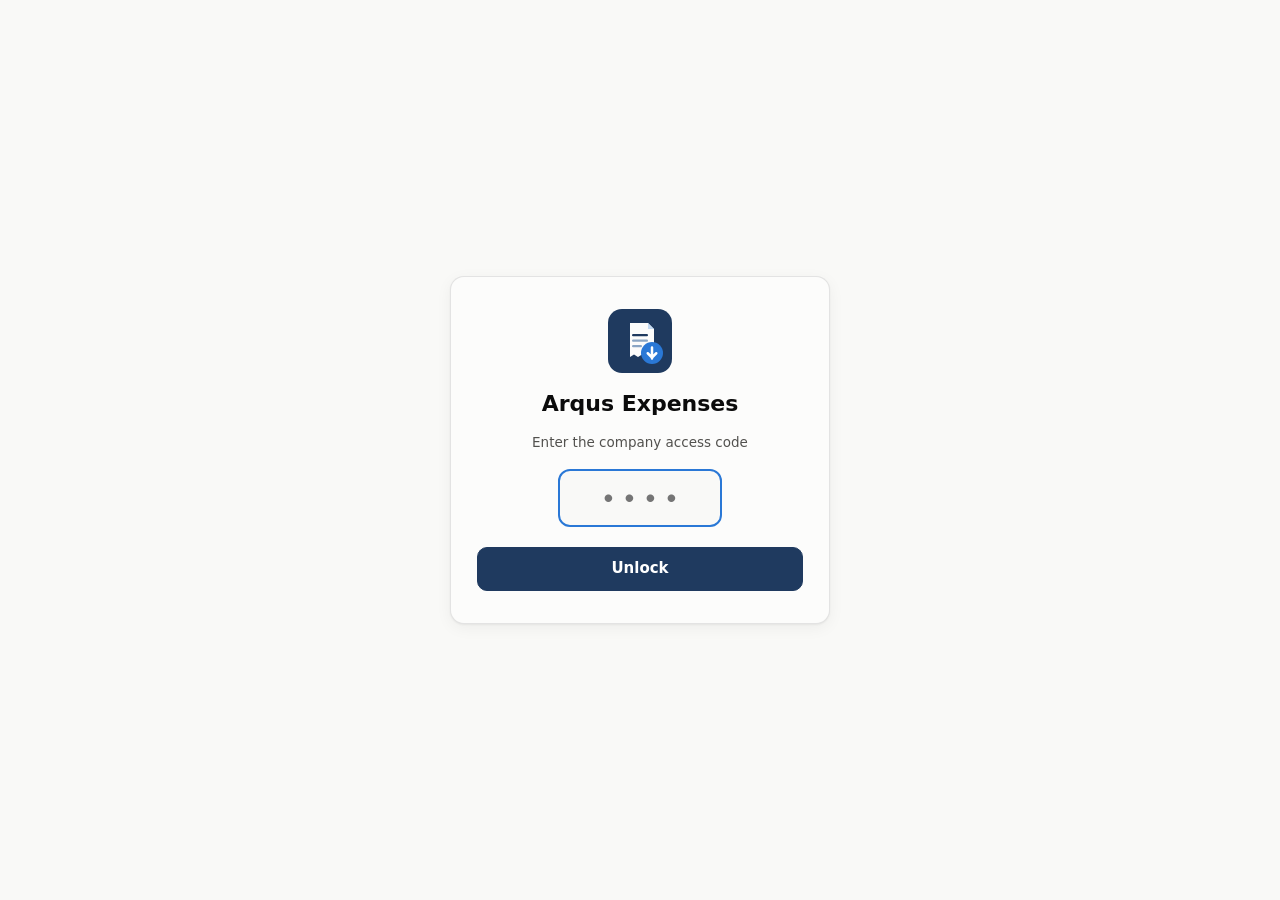
<file: index.html>
<!doctype html>
<html lang="en">
<head>
  <meta charset="utf-8" />
  <meta name="viewport" content="width=device-width, initial-scale=1, viewport-fit=cover" />
  <meta name="color-scheme" content="light dark" />
  <meta name="theme-color" content="#1f3a5f" />
  <title>Arqus Expenses</title>
  <link rel="manifest" href="manifest.webmanifest" />
  <link rel="icon" href="assets/icon.svg" type="image/svg+xml" />
  <link rel="apple-touch-icon" href="assets/icon.svg" />
  <link rel="stylesheet" href="css/app.css" />
</head>
<body>

  <!-- ======================= Access-code gate ======================= -->
  <section id="screen-gate" class="screen center" hidden>
    <div class="card gate-card">
      <img src="assets/icon.svg" alt="" class="logo" />
      <h1>Arqus Expenses</h1>
      <p class="sub">Enter the company access code</p>
      <input id="gate-input" class="gate-input" type="password" inputmode="numeric"
             autocomplete="one-time-code" maxlength="8" placeholder="••••" aria-label="Access code" />
      <p id="gate-error" class="error" hidden>That code is not correct.</p>
      <button id="gate-btn" class="btn primary wide">Unlock</button>
    </div>
  </section>

  <!-- ==================== Sign-in / not configured =================== -->
  <section id="screen-connect" class="screen center" hidden>
    <div class="card gate-card">
      <img src="assets/icon.svg" alt="" class="logo" />
      <h1>Arqus Expenses</h1>
      <div id="connect-ready" hidden>
        <p class="sub">Sign in with your Arqus Microsoft&nbsp;365 account to submit
          expenses straight into SharePoint.</p>
        <button id="signin-btn" class="btn primary wide">Sign in with Microsoft</button>
      </div>
      <div id="connect-unconfigured" hidden>
        <p class="sub" id="unconfigured-note">The Microsoft&nbsp;365 connection isn’t
          configured yet (<code>js/config.js</code> → <code>clientId</code>).
          See the README for the 10-minute setup.</p>
        <button id="demo-btn" class="btn primary wide">Explore in demo mode</button>
      </div>
      <div id="connect-blocked" hidden>
        <p class="sub">This app is for Arqus Aerospace accounts only.
          You signed in as <b id="blocked-account"></b>, which isn’t an
          Arqus Microsoft&nbsp;365 account, so no expenses can be filed with it.</p>
        <button id="blocked-signout-btn" class="btn primary wide">Use my Arqus account</button>
      </div>
      <p id="connect-error" class="error" hidden></p>
    </div>
  </section>

  <!-- ============================ The app ============================ -->
  <section id="screen-app" class="screen" hidden>
    <header class="topbar">
      <div class="brand">
        <img src="assets/icon.svg" alt="" class="logo small" />
        <span>Arqus Expenses</span>
        <span id="demo-badge" class="badge" hidden>Demo data</span>
      </div>
      <div class="topbar-right">
        <a id="workbook-link" class="btn ghost small-btn" target="_blank" rel="noopener" hidden>Open&nbsp;Excel</a>
        <span id="user-chip" class="user-chip"></span>
        <button id="signout-btn" class="btn ghost small-btn">Sign out</button>
      </div>
    </header>

    <nav class="tabs" role="tablist">
      <button class="tab active" data-view="submit" role="tab">New expense</button>
      <button class="tab" data-view="dashboard" role="tab" id="tab-dashboard" hidden>Dashboard</button>
      <button class="tab" data-view="mine" role="tab" id="tab-mine" hidden>My expenses</button>
      <button class="tab" data-view="approvals" role="tab" id="tab-approvals" hidden>
        Approvals <span id="approvals-count" class="pill" hidden></span>
      </button>
    </nav>

    <!-- ------------------------- Submit ------------------------- -->
    <main id="view-submit" class="view">
      <div id="access-warning" class="card notice" hidden>
        <b>You can't file expenses yet.</b>
        <p id="access-warning-text"></p>
        <p class="sub" id="access-warning-detail"></p>
      </div>
      <div class="card form-card">
        <div id="dropzone" class="dropzone" tabindex="0" role="button"
             aria-label="Add a receipt: drop a file, click to browse, or take a photo">
          <div id="drop-idle">
            <div class="drop-icon">📄</div>
            <p><b>Drop your receipt here</b> or click to browse</p>
            <p class="sub">Photos, PDFs, scans — up to 25&nbsp;MB</p>
            <button id="camera-btn" class="btn ghost" type="button">📷 Take a photo</button>
          </div>
          <div id="drop-preview" hidden>
            <img id="preview-img" alt="Receipt preview" hidden />
            <div id="preview-file" class="file-chip" hidden></div>
            <button id="remove-file" class="btn ghost small-btn" type="button">Remove</button>
          </div>
        </div>
        <input id="file-input" type="file" accept="image/*,.pdf,.heic,.doc,.docx,.eml,.msg" hidden />
        <input id="camera-input" type="file" accept="image/*" capture="environment" hidden />

        <form id="expense-form" autocomplete="off">
          <div class="sign-toggle" role="group" aria-label="Entry type">
            <button type="button" class="sign-btn active" data-sign="1">Expense</button>
            <button type="button" class="sign-btn" data-sign="-1">Credit / refund</button>
          </div>
          <div class="grid2">
            <label>Amount (gross, incl. VAT)
              <div class="amount-row">
                <input id="f-amount" type="number" step="0.01" required
                       inputmode="decimal" placeholder="0.00" />
                <select id="f-currency" aria-label="Currency"></select>
              </div>
            </label>
            <label>Date
              <input id="f-date" type="date" required />
            </label>
            <label>Vendor / merchant
              <input id="f-vendor" type="text" required maxlength="80"
                     placeholder="e.g. Deutsche Bahn" />
            </label>
            <label>VAT rate
              <select id="f-vat" aria-label="VAT rate"></select>
            </label>
            <label>Category
              <select id="f-category" required></select>
            </label>
            <label>Paid with
              <select id="f-payment"></select>
            </label>
          </div>
          <label>Description
            <input id="f-desc" type="text" required maxlength="140"
                   placeholder="e.g. Train tickets trade fair Berlin" />
          </label>
          <p id="vat-hint" class="sub vat-hint"></p>
          <button id="submit-btn" class="btn primary wide" type="submit">Review &amp; submit</button>
          <p id="submit-status" class="status" hidden></p>
        </form>
      </div>

      <!-- Review-before-send: summary + countdown, with time to undo -->
      <div id="review-card" class="card form-card" hidden>
        <h2>Check before it’s sent</h2>
        <dl class="review-list" id="review-list"></dl>
        <div class="review-countdown">
          <div class="countbar"><div id="countbar-fill" class="countbar-fill"></div></div>
          <p class="sub" id="review-timer"></p>
        </div>
        <div class="review-actions">
          <button id="review-cancel" class="btn ghost" type="button">← Go back &amp; edit</button>
          <button id="review-send" class="btn primary" type="button">Send now</button>
        </div>
        <p id="review-status" class="status" hidden></p>
      </div>

      <div id="submit-done" class="card form-card center-text" hidden>
        <div class="big-check">✓</div>
        <h2>Expense submitted</h2>
        <p class="sub" id="done-summary"></p>
        <p class="sub">It’s now in SharePoint and waiting for approval.</p>
        <button id="another-btn" class="btn primary">Add another expense</button>
      </div>
    </main>

    <!-- ----------------------- Dashboard ------------------------ -->
    <main id="view-dashboard" class="view" hidden>
      <div class="dash-head">
        <div class="range-chips" id="range-chips" role="group" aria-label="Time range">
          <button data-range="3m" class="chip">3 months</button>
          <button data-range="6m" class="chip">6 months</button>
          <button data-range="12m" class="chip active">12 months</button>
          <button data-range="ytd" class="chip">Year to date</button>
        </div>
        <button id="refresh-btn" class="btn ghost small-btn">↻ Refresh</button>
      </div>

      <div id="dash-loading" class="card loading-card">Loading expenses…</div>
      <div id="dash-content" hidden>
        <div class="kpi-grid">
          <div class="card kpi">
            <div class="kpi-label">This month</div>
            <div class="kpi-value" id="kpi-month"></div>
            <div class="kpi-delta" id="kpi-month-delta"></div>
            <div class="kpi-spark" id="kpi-spark"></div>
          </div>
          <div class="card kpi">
            <div class="kpi-label">Average per month</div>
            <div class="kpi-value" id="kpi-avg"></div>
            <div class="kpi-delta muted" id="kpi-avg-sub"></div>
          </div>
          <div class="card kpi">
            <div class="kpi-label">Awaiting approval</div>
            <div class="kpi-value" id="kpi-pending"></div>
            <div class="kpi-delta muted" id="kpi-pending-sub"></div>
          </div>
          <div class="card kpi">
            <div class="kpi-label">Year to date</div>
            <div class="kpi-value" id="kpi-ytd"></div>
            <div class="kpi-delta muted" id="kpi-ytd-sub"></div>
          </div>
        </div>

        <div class="chart-grid">
          <div class="card chart-card wide-card">
            <h3 id="title-monthly">Expenses per month</h3>
            <div id="chart-monthly" class="chart"></div>
          </div>
          <div class="card chart-card wide-card">
            <h3 id="title-cumulative">Spend over time (cumulative)</h3>
            <div id="chart-cumulative" class="chart"></div>
          </div>
          <div class="card chart-card">
            <h3>By category</h3>
            <div id="chart-category" class="chart"></div>
          </div>
          <div class="card chart-card">
            <h3>By employee</h3>
            <div id="chart-employee" class="chart"></div>
          </div>
        </div>

        <div class="card table-card">
          <h3>Recent expenses</h3>
          <div class="table-scroll">
            <table id="recent-table">
              <thead>
                <tr><th>Date</th><th>Vendor</th><th>Category</th><th>Description</th>
                    <th class="num">Gross</th><th class="num">VAT</th><th>Status</th></tr>
              </thead>
              <tbody></tbody>
            </table>
          </div>
        </div>
      </div>
    </main>

    <!-- ---------------- My expenses (non-founders) --------------- -->
    <main id="view-mine" class="view" hidden>
      <div id="mine-loading" class="card loading-card">Loading your expenses…</div>
      <div id="mine-content" hidden>
        <div class="kpi-grid">
          <div class="card kpi">
            <div class="kpi-label">Filed this month</div>
            <div class="kpi-value" id="mine-month"></div>
          </div>
          <div class="card kpi">
            <div class="kpi-label">Filed this year</div>
            <div class="kpi-value" id="mine-year"></div>
            <div class="kpi-delta muted" id="mine-year-sub"></div>
          </div>
          <div class="card kpi">
            <div class="kpi-label">Awaiting approval</div>
            <div class="kpi-value" id="mine-pending"></div>
          </div>
        </div>
        <div class="card table-card">
          <h3>My filed expenses</h3>
          <div class="table-scroll">
            <table id="mine-table">
              <thead>
                <tr><th>Date</th><th>Vendor</th><th>Category</th><th>Description</th>
                    <th class="num">Gross</th><th class="num">VAT</th><th>Status</th><th>Receipt</th></tr>
              </thead>
              <tbody></tbody>
            </table>
          </div>
          <p class="sub" id="mine-empty" hidden>Nothing filed yet — your submissions will appear here.</p>
        </div>
      </div>
    </main>

    <!-- ----------------------- Approvals ------------------------ -->
    <main id="view-approvals" class="view" hidden>
      <div id="approvals-loading" class="card loading-card">Loading…</div>
      <div id="approvals-empty" class="card center-text" hidden>
        <div class="big-check">✓</div>
        <h2>All caught up</h2>
        <p class="sub">No expenses waiting for approval.</p>
      </div>
      <div id="approvals-list"></div>
    </main>
  </section>

  <div id="toast" class="toast" hidden></div>

  <script src="vendor/msal-browser.min.js"></script>
  <script type="module" src="js/app.js"></script>
</body>
</html>
</file>
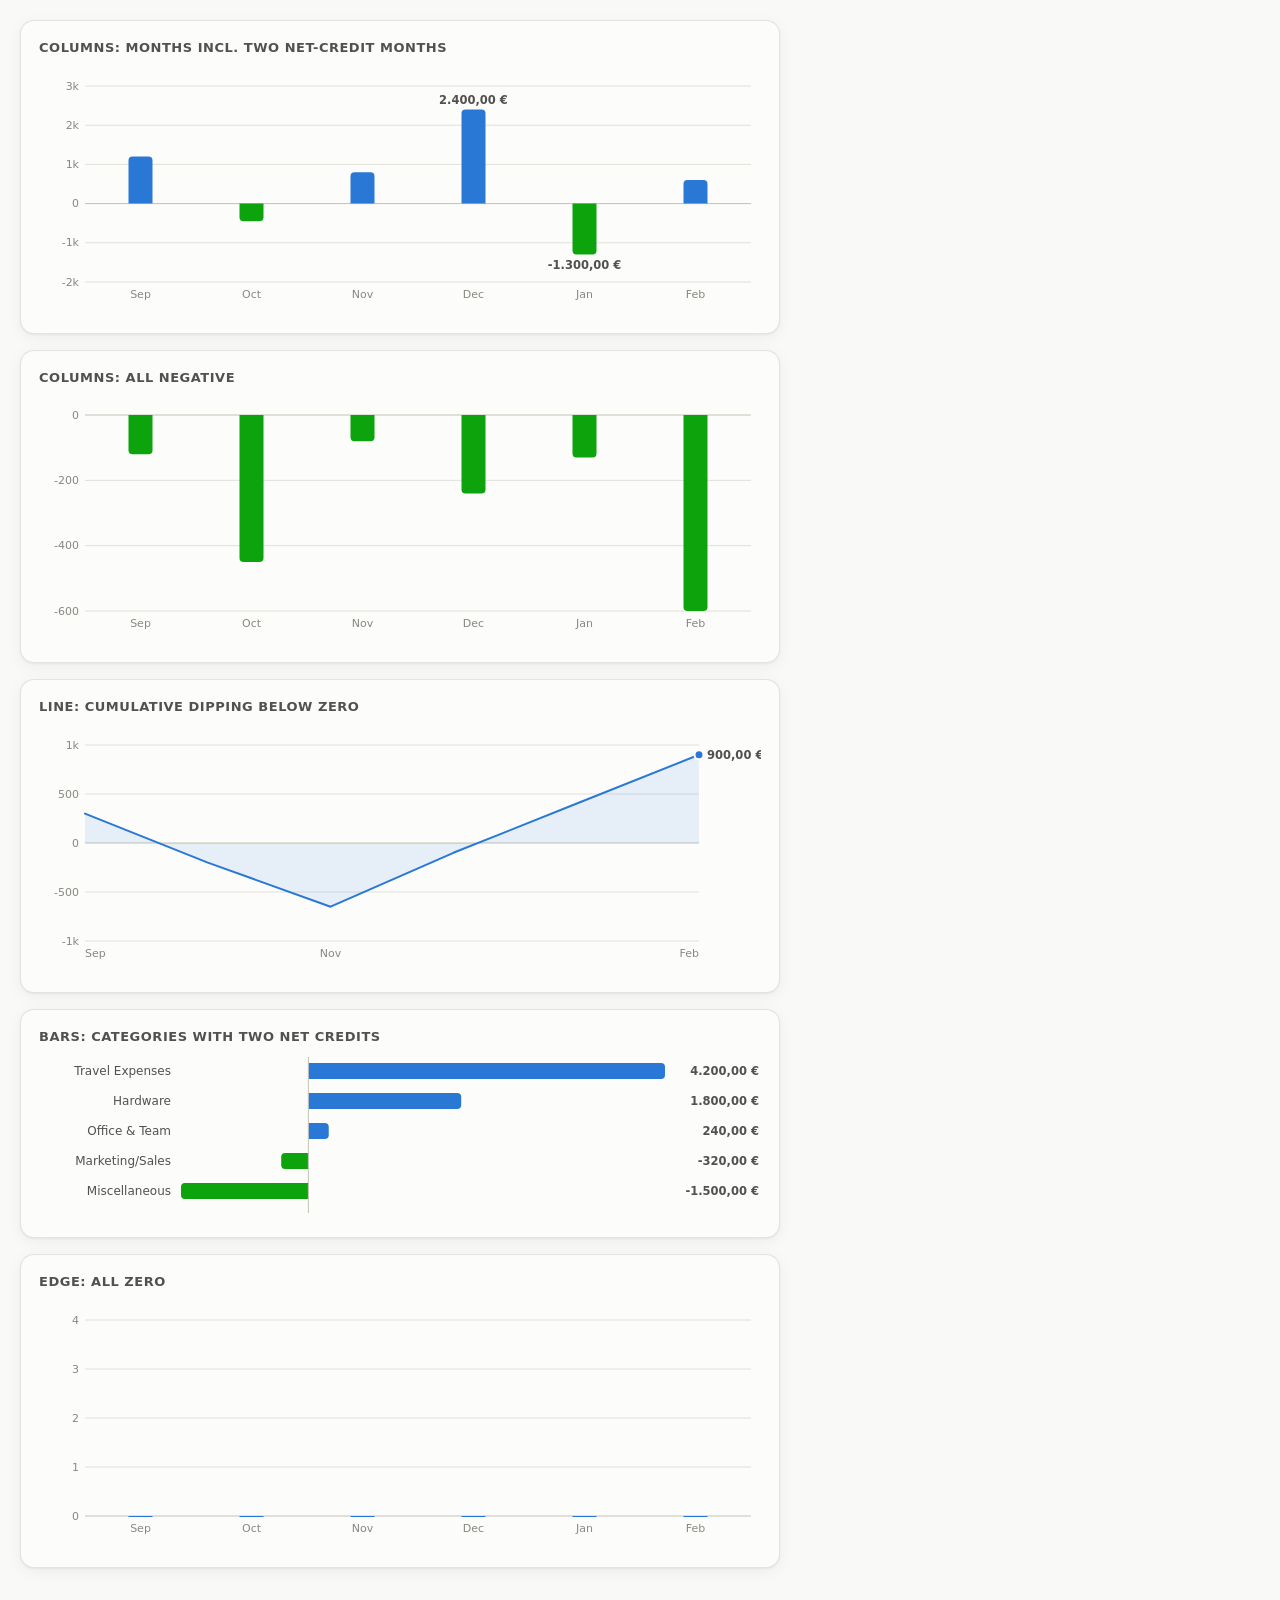
<file: tools/chart-negatives.html>
<!doctype html>
<!-- Visual harness for the charts' negative-value handling (credits/refunds).
     Open tools/chart-negatives.html with the app served locally. -->
<html lang="en">
<head>
  <meta charset="utf-8" />
  <meta name="color-scheme" content="light dark" />
  <title>Chart negatives harness</title>
  <link rel="stylesheet" href="../css/app.css" />
  <style>
    body { padding: 20px; }
    .chart-card { margin-bottom: 16px; max-width: 760px; }
  </style>
</head>
<body>
  <div class="card chart-card"><h3>Columns: months incl. two net-credit months</h3>
    <div id="c1" class="chart"></div></div>
  <div class="card chart-card"><h3>Columns: all negative</h3>
    <div id="c2" class="chart"></div></div>
  <div class="card chart-card"><h3>Line: cumulative dipping below zero</h3>
    <div id="c3" class="chart"></div></div>
  <div class="card chart-card"><h3>Bars: categories with two net credits</h3>
    <div id="c4" class="chart"></div></div>
  <div class="card chart-card"><h3>Edge: all zero</h3>
    <div id="c5" class="chart"></div></div>

  <script type="module">
    import { columnChart, lineChart, hbarChart } from "../js/charts.js";
    const money = (v) => new Intl.NumberFormat("de-DE", { style: "currency", currency: "EUR" }).format(v);
    const compact = (v) => {
      const a = Math.abs(v), s = v < 0 ? "-" : "";
      return a >= 1000 ? `${s}${Math.round(a / 100) / 10}k` : `${s}${Math.round(a)}`;
    };
    const months = ["Sep", "Oct", "Nov", "Dec", "Jan", "Feb"];

    columnChart(document.getElementById("c1"), {
      labels: months, values: [1200, -450, 800, 2400, -1300, 600], fmt: money, fmtAxis: compact,
    });
    columnChart(document.getElementById("c2"), {
      labels: months, values: [-120, -450, -80, -240, -130, -600], fmt: money, fmtAxis: compact,
    });
    lineChart(document.getElementById("c3"), {
      labels: months, values: [300, -200, -650, -100, 400, 900], fmt: money, fmtAxis: compact,
    });
    hbarChart(document.getElementById("c4"), {
      items: [
        { label: "Travel Expenses", value: 4200 },
        { label: "Hardware", value: 1800 },
        { label: "Office & Team", value: 240 },
        { label: "Marketing/Sales", value: -320 },
        { label: "Miscellaneous", value: -1500 },
      ], fmt: money,
    });
    columnChart(document.getElementById("c5"), {
      labels: months, values: [0, 0, 0, 0, 0, 0], fmt: money, fmtAxis: compact,
    });
    window.__ready = true;
  </script>
</body>
</html>
</file>
<file: css/app.css>
/* Arqus Expenses — light/dark theme built on a validated data-viz palette.
   Chart colors are exposed as CSS custom properties (--series-*) so the SVG
   charts swap correctly with the OS theme. */

:root {
  color-scheme: light dark;

  --page: #f9f9f7;
  --surface: #fcfcfb;
  --text: #0b0b0b;
  --text-2: #52514e;
  --muted: #898781;
  --grid-line: #e1e0d9;
  --axis-line: #c3c2b7;
  --border: rgba(11, 11, 11, 0.10);
  --brand: #1f3a5f;

  --series-1: #2a78d6;
  --series-2: #1baf7a;
  --series-3: #eda100;
  --series-4: #008300;
  --series-5: #4a3aa7;
  --series-6: #e34948;
  --series-7: #e87ba4;
  --series-8: #eb6834;

  --good: #0ca30c;
  --good-text: #006300;
  --warning: #fab219;
  --critical: #d03b3b;
  --critical-text: #b02a2a;

  --shadow: 0 1px 2px rgba(11, 11, 11, 0.05), 0 4px 16px rgba(11, 11, 11, 0.05);
}

@media (prefers-color-scheme: dark) {
  :root {
    --page: #0d0d0d;
    --surface: #1a1a19;
    --text: #ffffff;
    --text-2: #c3c2b7;
    --muted: #898781;
    --grid-line: #2c2c2a;
    --axis-line: #383835;
    --border: rgba(255, 255, 255, 0.10);

    --series-1: #3987e5;
    --series-2: #199e70;
    --series-3: #c98500;
    --series-4: #008300;
    --series-5: #9085e9;
    --series-6: #e66767;
    --series-7: #d55181;
    --series-8: #d95926;

    --good-text: #0ca30c;
    --critical-text: #e66767;
    --shadow: none;
  }
}

* { box-sizing: border-box; }
[hidden] { display: none !important; }
html, body { margin: 0; padding: 0; }
body {
  background: var(--page);
  color: var(--text);
  font: 15px/1.45 system-ui, -apple-system, "Segoe UI", sans-serif;
  -webkit-font-smoothing: antialiased;
}
h1 { font-size: 22px; margin: 8px 0 4px; }
h2 { font-size: 18px; margin: 8px 0 4px; }
h3 { font-size: 13px; margin: 0 0 10px; color: var(--text-2); font-weight: 600;
     text-transform: uppercase; letter-spacing: 0.04em; }
a { color: var(--series-1); text-decoration: none; }
a:hover { text-decoration: underline; }
code { background: color-mix(in srgb, var(--text) 7%, transparent);
       padding: 1px 5px; border-radius: 4px; font-size: 13px; }

.screen { min-height: 100dvh; }
.center { display: grid; place-items: center; padding: 24px; }
.center-text { text-align: center; }
.sub { color: var(--text-2); font-size: 13.5px; }
.error { color: var(--critical-text); font-size: 13.5px; }

.card {
  background: var(--surface);
  border: 1px solid var(--border);
  border-radius: 14px;
  box-shadow: var(--shadow);
  padding: 18px;
}

/* ------------------------------- gate / connect ------------------------- */
.gate-card { width: min(380px, 92vw); text-align: center; padding: 32px 26px; }
.logo { width: 64px; height: 64px; }
.logo.small { width: 26px; height: 26px; }
.gate-input {
  width: 160px; margin: 18px auto 6px; display: block;
  font-size: 28px; text-align: center; letter-spacing: 0.4em;
  padding: 10px 0 10px 0.4em;
  border: 1px solid var(--axis-line); border-radius: 10px;
  background: var(--page); color: var(--text);
}
.gate-input:focus { outline: 2px solid var(--series-1); border-color: transparent; }

/* --------------------------------- buttons ------------------------------ */
.btn {
  font: inherit; font-weight: 600; cursor: pointer;
  border: 1px solid var(--border); border-radius: 10px;
  background: var(--surface); color: var(--text);
  padding: 10px 16px;
}
.btn:hover { background: color-mix(in srgb, var(--text) 5%, var(--surface)); }
.btn.primary { background: var(--brand); border-color: var(--brand); color: #fff; }
.btn.primary:hover { background: color-mix(in srgb, #000 12%, var(--brand)); }
.btn.ghost { background: transparent; }
.btn.wide { width: 100%; margin-top: 16px; }
.btn.small-btn { padding: 6px 10px; font-size: 13px; font-weight: 500; }
.btn:disabled { opacity: 0.55; cursor: wait; }
.btn.approve { background: var(--good); border-color: var(--good); color: #fff; }
.btn.reject { background: transparent; color: var(--critical-text); border-color: var(--critical); }

/* --------------------------------- top bar ------------------------------ */
.topbar {
  display: flex; align-items: center; justify-content: space-between;
  padding: 10px 16px; gap: 10px;
  background: var(--surface); border-bottom: 1px solid var(--border);
  position: sticky; top: 0; z-index: 10;
}
.brand { display: flex; align-items: center; gap: 9px; font-weight: 700; }
.topbar-right { display: flex; align-items: center; gap: 8px; }
.user-chip { font-size: 13px; color: var(--text-2); }
.badge {
  background: var(--warning); color: #46340a; font-size: 11px; font-weight: 700;
  padding: 2px 8px; border-radius: 99px;
}
.pill {
  background: var(--critical); color: #fff; font-size: 11px; font-weight: 700;
  padding: 1px 7px; border-radius: 99px; margin-left: 4px;
}

.tabs {
  display: flex; gap: 4px; padding: 10px 16px 0;
  max-width: 1080px; margin: 0 auto; width: 100%;
}
.tab {
  font: inherit; font-weight: 600; font-size: 14px; cursor: pointer;
  background: none; border: none; color: var(--text-2);
  padding: 8px 14px; border-radius: 10px 10px 0 0;
  border-bottom: 2px solid transparent;
}
.tab.active { color: var(--text); border-bottom-color: var(--series-1); }

.view { max-width: 1080px; margin: 0 auto; padding: 16px; }

/* ---------------------------------- submit ------------------------------ */
.form-card { max-width: 560px; margin: 0 auto; }
.dropzone {
  border: 2px dashed var(--axis-line); border-radius: 12px;
  padding: 22px; text-align: center; cursor: pointer;
  transition: border-color 0.15s, background 0.15s;
}
.dropzone.drag, .dropzone:hover {
  border-color: var(--series-1);
  background: color-mix(in srgb, var(--series-1) 6%, transparent);
}
.drop-icon { font-size: 30px; }
#preview-img { max-width: 100%; max-height: 240px; border-radius: 8px; }
.file-chip {
  display: inline-block; padding: 8px 14px; border-radius: 8px;
  background: color-mix(in srgb, var(--text) 6%, transparent); font-size: 13.5px;
}
form label { display: block; margin-top: 14px; font-size: 13px; font-weight: 600; color: var(--text-2); }
input[type="text"], input[type="number"], input[type="date"], select {
  font: inherit; width: 100%; margin-top: 5px;
  padding: 10px 12px; border: 1px solid var(--axis-line); border-radius: 10px;
  background: var(--page); color: var(--text);
}
input:focus, select:focus { outline: 2px solid var(--series-1); border-color: transparent; }
.grid2 { display: grid; grid-template-columns: 1fr 1fr; gap: 0 14px; }
.amount-row { display: grid; grid-template-columns: 1fr 86px; gap: 8px; }
.status { color: var(--text-2); font-size: 13.5px; text-align: center; }

/* Banner for "you're signed in, but SharePoint won't let you write" — shown
   before the form so nobody types a whole expense just to be refused. */
.notice {
  border-left: 4px solid var(--warning);
  padding: 14px 16px;
  /* line up with the form it sits above */
  max-width: 560px;
  margin: 0 auto 14px;
}
.notice p { margin: 6px 0 0; font-size: 13.5px; }
.vat-hint { margin: 6px 0 0; min-height: 18px; }

/* expense vs credit toggle */
.sign-toggle {
  display: grid; grid-template-columns: 1fr 1fr; gap: 6px;
  padding: 4px; margin-top: 16px; border-radius: 12px;
  background: color-mix(in srgb, var(--text) 6%, transparent);
}
.sign-btn {
  font: inherit; font-size: 13.5px; font-weight: 600; cursor: pointer;
  padding: 8px 10px; border: none; border-radius: 9px;
  background: transparent; color: var(--text-2);
}
.sign-btn.active { background: var(--surface); color: var(--text); box-shadow: var(--shadow); }
.sign-btn[data-sign="-1"].active { color: var(--good-text); }

/* money coming back reads green wherever it appears */
.credit { color: var(--good-text); }

/* review-before-send */
.review-list { margin: 14px 0; padding: 0; }
.review-list div {
  display: grid; grid-template-columns: 110px 1fr; gap: 10px;
  padding: 8px 0; border-bottom: 1px solid var(--grid-line);
}
.review-list div:last-child { border-bottom: none; }
.review-list dt { color: var(--text-2); font-size: 13px; }
.review-list dd { margin: 0; font-size: 14px; overflow-wrap: anywhere; }
.review-countdown { margin: 8px 0 4px; }
.countbar {
  height: 6px; border-radius: 99px; overflow: hidden;
  background: color-mix(in srgb, var(--series-1) 18%, transparent);
}
.countbar-fill { height: 100%; width: 100%; background: var(--series-1); }
.review-actions { display: flex; gap: 10px; margin-top: 12px; }
.review-actions .btn { flex: 1; }

.big-check {
  width: 56px; height: 56px; margin: 8px auto; border-radius: 50%;
  background: var(--good); color: #fff; font-size: 30px; line-height: 56px;
}

/* -------------------------------- dashboard ----------------------------- */
.dash-head {
  display: flex; align-items: center; justify-content: space-between;
  gap: 10px; margin-bottom: 14px; flex-wrap: wrap;
}
.range-chips { display: flex; gap: 6px; flex-wrap: wrap; }
.chip {
  font: inherit; font-size: 13px; font-weight: 600; cursor: pointer;
  padding: 6px 12px; border-radius: 99px;
  border: 1px solid var(--border); background: var(--surface); color: var(--text-2);
}
.chip.active { background: var(--brand); border-color: var(--brand); color: #fff; }
.loading-card { text-align: center; color: var(--text-2); }

.kpi-grid {
  display: grid; gap: 12px; margin-bottom: 12px;
  grid-template-columns: repeat(auto-fit, minmax(200px, 1fr));
}
.kpi { position: relative; padding: 14px 16px; }
.kpi-label { font-size: 12.5px; color: var(--text-2); }
.kpi-value { font-size: 26px; font-weight: 650; margin-top: 2px; }
.kpi-delta { font-size: 12px; margin-top: 3px; }
.kpi-delta.up { color: var(--critical-text); }   /* spending up = bad */
.kpi-delta.down { color: var(--good-text); }
.kpi-delta.muted, .muted { color: var(--muted); }
.kpi-spark { position: absolute; right: 14px; bottom: 12px; opacity: 0.9; }

.chart-grid {
  display: grid; gap: 12px; margin-bottom: 12px;
  grid-template-columns: 1fr 1fr;
}
.wide-card { grid-column: 1 / -1; }
.chart-card { min-width: 0; }
.chart { width: 100%; }
@media (max-width: 760px) {
  .chart-grid { grid-template-columns: 1fr; }
  .grid2 { grid-template-columns: 1fr; }
}

/* chart marks (SVG) */
.bar { fill: var(--series-1); transition: opacity 0.12s; }
.bar.neg { fill: var(--good); }   /* net credit month — money came back */
.bar.dim { opacity: 0.45; }
.line { fill: none; stroke: var(--series-1); stroke-width: 2;
        stroke-linejoin: round; stroke-linecap: round; }
.area { fill: var(--series-1); fill-opacity: 0.1; }
.dot { fill: var(--series-1); stroke: var(--surface); stroke-width: 2; }
.spark { fill: none; stroke: var(--muted); stroke-width: 1.5; }
.grid { stroke: var(--grid-line); stroke-width: 1; }
.axis { stroke: var(--axis-line); stroke-width: 1; }
.crosshair { stroke: var(--axis-line); stroke-width: 1; }
.tick { fill: var(--muted); font-size: 11px; font-variant-numeric: tabular-nums; }
.val { fill: var(--text-2); font-size: 11.5px; font-weight: 600; }
.cat-label { fill: var(--text-2); font-size: 12px; }

.chart-tip {
  position: fixed; z-index: 50; display: none; pointer-events: none;
  background: var(--surface); color: var(--text);
  border: 1px solid var(--border); border-radius: 8px;
  box-shadow: 0 4px 14px rgba(0, 0, 0, 0.18);
  padding: 7px 10px; font-size: 12.5px; line-height: 1.4;
}
.tip-sub { color: var(--muted); }

/* table */
.table-card { margin-bottom: 12px; }
.table-scroll { overflow-x: auto; }
table { border-collapse: collapse; width: 100%; font-size: 13.5px; }
th, td { text-align: left; padding: 8px 10px; border-bottom: 1px solid var(--grid-line); }
th { color: var(--muted); font-size: 12px; font-weight: 600; }
tr:last-child td { border-bottom: none; }
td.num, th.num { text-align: right; font-variant-numeric: tabular-nums; }
.desc-cell { max-width: 320px; overflow: hidden; text-overflow: ellipsis; white-space: nowrap; }
.status-pill {
  font-size: 11.5px; font-weight: 700; padding: 2px 9px; border-radius: 99px;
}
.status-pill.approved { background: color-mix(in srgb, var(--good) 18%, transparent); color: var(--good-text); }
.status-pill.pending { background: color-mix(in srgb, var(--warning) 24%, transparent); color: color-mix(in srgb, var(--text) 55%, var(--warning)); }
.status-pill.rejected { background: color-mix(in srgb, var(--critical) 16%, transparent); color: var(--critical-text); }

/* -------------------------------- approvals ----------------------------- */
.approval-card {
  display: flex; align-items: center; justify-content: space-between;
  gap: 14px; margin-bottom: 10px; flex-wrap: wrap;
}
.appr-main { display: flex; gap: 16px; align-items: flex-start; min-width: 0; }
.appr-amount { font-size: 21px; font-weight: 700; min-width: 92px; }
.appr-meta { font-size: 13.5px; min-width: 0; }
.appr-actions { display: flex; gap: 8px; }
.approval-card.busy { opacity: 0.6; pointer-events: none; }
.approval-card.decided { opacity: 0.75; }
.decided-label.approved { color: var(--good-text); font-weight: 700; }
.decided-label.rejected { color: var(--critical-text); font-weight: 700; }

/* ---------------------------------- toast ------------------------------- */
.toast {
  position: fixed; left: 50%; bottom: 22px; transform: translateX(-50%);
  background: var(--text); color: var(--page);
  padding: 10px 18px; border-radius: 10px; font-size: 14px; z-index: 100;
  max-width: 90vw;
}
</file>
